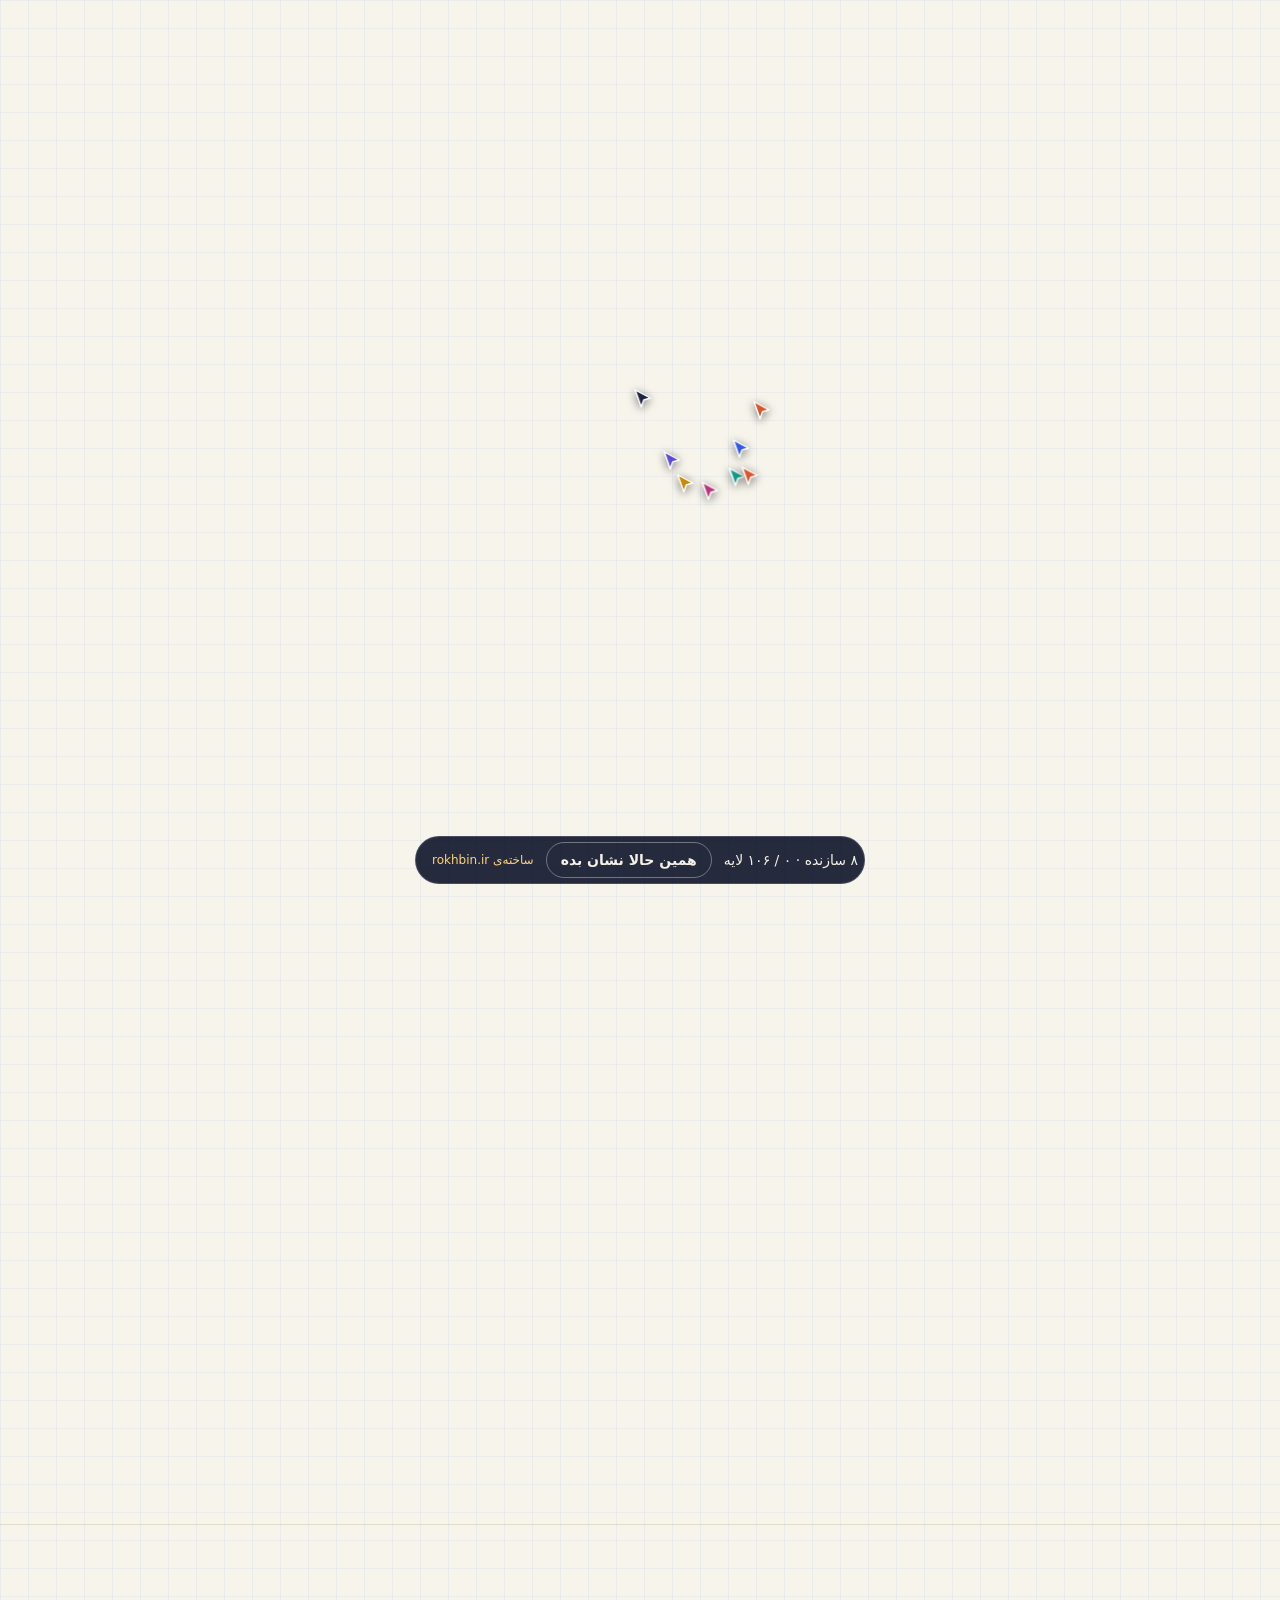
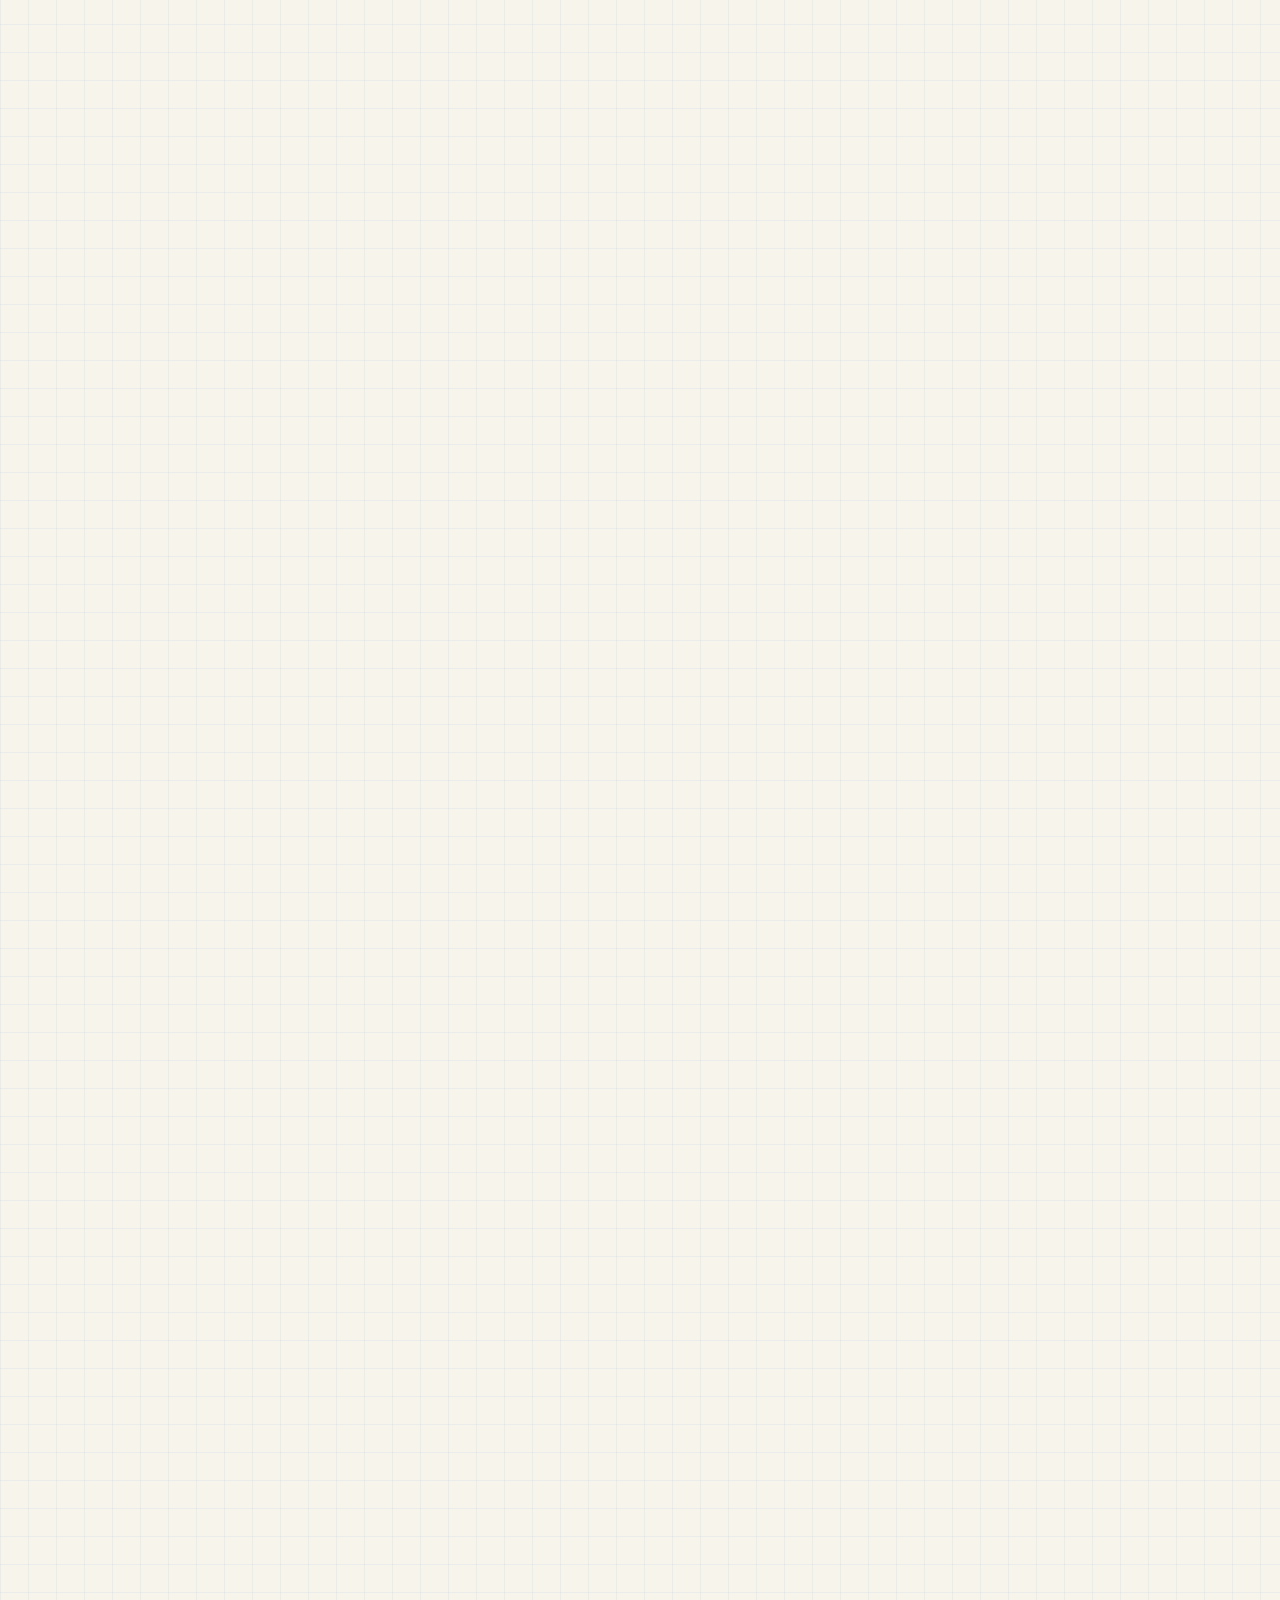
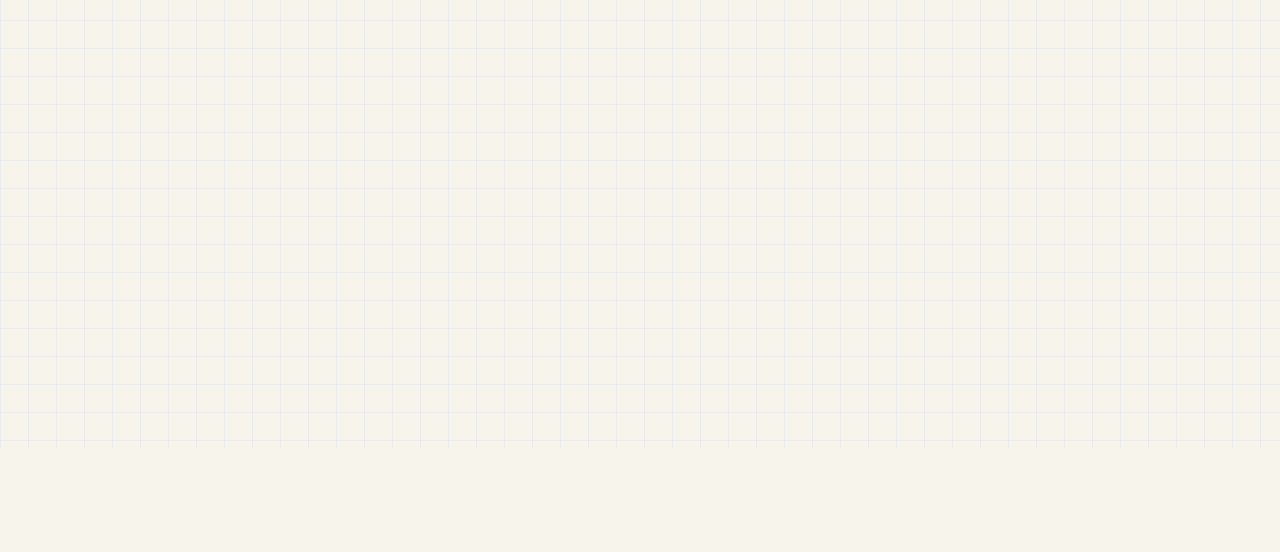
<file: index.html>
<!doctype html>
<html lang="en">
<head>
  <meta charset="utf-8">
  <title>banna</title>
  <meta http-equiv="refresh" content="0; url=demo/">
  <link rel="canonical" href="demo/">
</head>
<body>
  <p><a href="demo/">Open the banna demo</a></p>
</body>
</html>
</file>
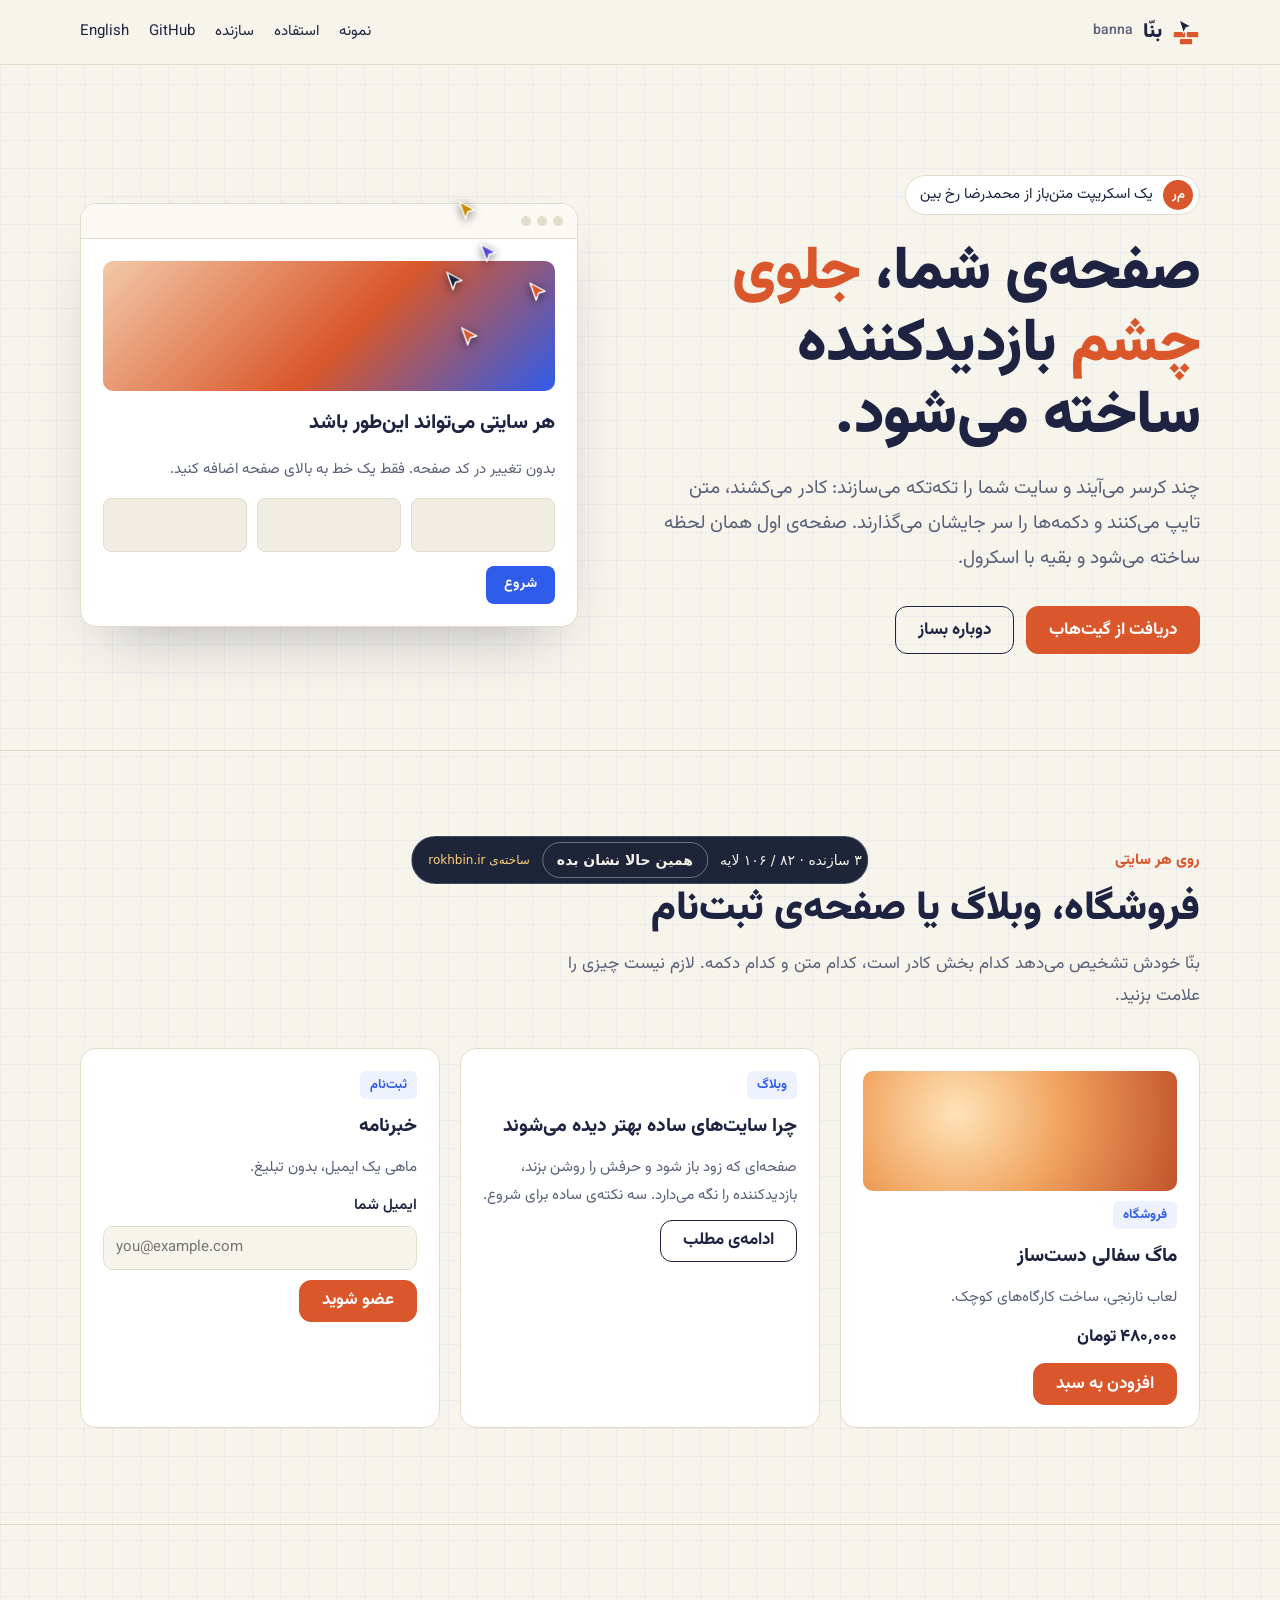
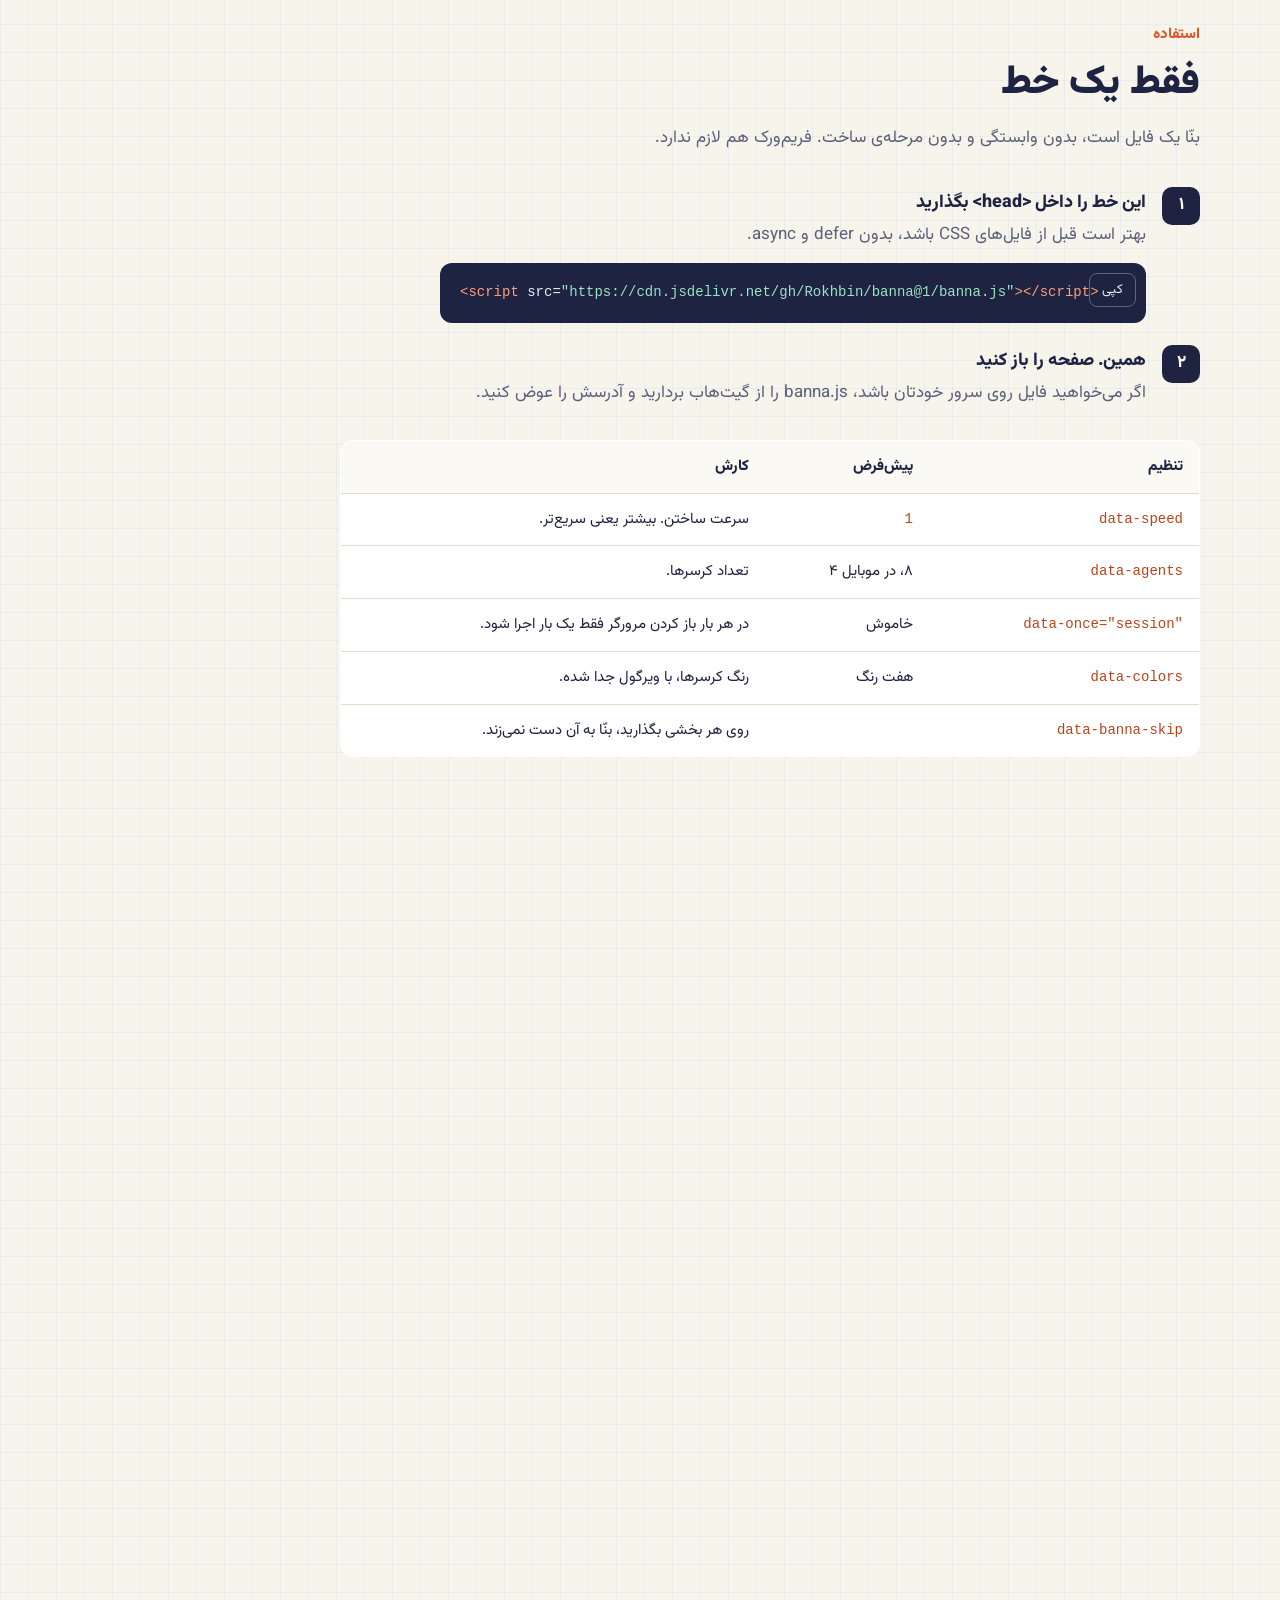
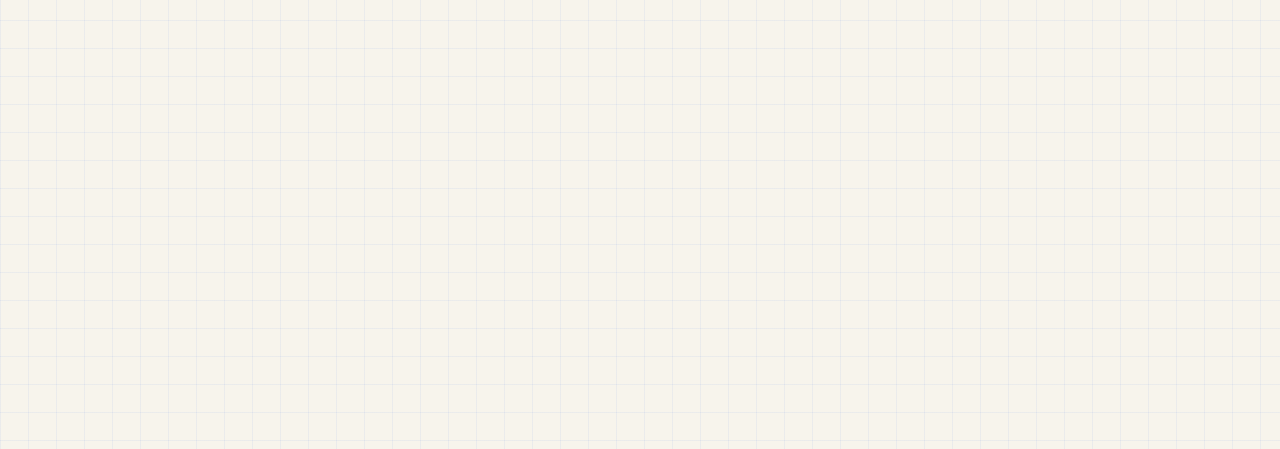
<file: demo/index.html>
<!doctype html>
<html lang="fa" dir="rtl">
<head>
  <meta charset="utf-8">
  <meta name="viewport" content="width=device-width, initial-scale=1">
  <meta name="theme-color" content="#F7F4EC">
  <title>بنّا | صفحه‌ی شما، جلوی چشم بازدیدکننده ساخته می‌شود</title>
  <meta name="description" content="بنّا یک اسکریپت متن‌باز از محمدرضا رخ بین است: چند کرسر صفحه‌ی سایت شما را جلوی چشم بازدیدکننده می‌سازند. یک فایل، بدون وابستگی.">
  <meta name="author" content="محمدرضا رخ بین">
  <link rel="icon" href="assets/favicon.svg" type="image/svg+xml">
  <link rel="alternate" hreflang="en" href="en/">
  <script src="../banna.js" data-colors="#D9572B,#2F5BEA,#0E9F8A,#B5387A,#C98A00,#5B4BD6,#1D2340"></script>
  <link rel="stylesheet" href="assets/demo.css">
  <script src="assets/demo.js" defer></script>
</head>
<body>
  <header class="top">
    <div class="wrap">
      <a class="brand" href="#"><img src="assets/favicon.svg" alt="" width="28" height="28">بنّا <small>banna</small></a>
      <nav class="nav" aria-label="منو">
        <a class="hide-phone" href="#anywhere">نمونه</a>
        <a class="hide-phone" href="#use">استفاده</a>
        <a class="hide-phone" href="#author">سازنده</a>
        <a href="https://github.com/Rokhbin/banna" rel="noopener">GitHub</a>
        <a href="en/" hreflang="en" lang="en">English</a>
      </nav>
    </div>
  </header>

  <main>
    <section class="hero">
      <div class="wrap">
        <div>
          <a class="byline" href="https://rokhbin.ir" rel="author"><b>م‌ر</b>یک اسکریپت متن‌باز از محمدرضا رخ بین</a>
          <h1>صفحه‌ی شما، <em>جلوی چشم</em> بازدیدکننده ساخته می‌شود.</h1>
          <p class="lead">چند کرسر می‌آیند و سایت شما را تکه‌تکه می‌سازند: کادر می‌کشند، متن تایپ می‌کنند و دکمه‌ها را سر جایشان می‌گذارند. صفحه‌ی اول همان لحظه ساخته می‌شود و بقیه با اسکرول.</p>
          <div class="actions">
            <a class="btn btn-solid" href="https://github.com/Rokhbin/banna" rel="noopener">دریافت از گیت‌هاب</a>
            <button class="btn" id="replay" type="button">دوباره بساز</button>
          </div>
        </div>
        <div class="mock" aria-hidden="true">
          <div class="mock-bar"><span></span><span></span><span></span></div>
          <div class="mock-body">
            <div class="mock-img"></div>
            <h3>هر سایتی می‌تواند این‌طور باشد</h3>
            <p>بدون تغییر در کد صفحه. فقط یک خط به بالای صفحه اضافه کنید.</p>
            <div class="mock-row"><div></div><div></div><div></div></div>
            <span class="mock-btn">شروع</span>
          </div>
        </div>
      </div>
    </section>

    <section class="section" id="anywhere">
      <div class="wrap">
        <p class="kicker">روی هر سایتی</p>
        <h2>فروشگاه، وبلاگ یا صفحه‌ی ثبت‌نام</h2>
        <p class="intro">بنّا خودش تشخیص می‌دهد کدام بخش کادر است، کدام متن و کدام دکمه. لازم نیست چیزی را علامت بزنید.</p>
        <div class="cards">
          <article class="card">
            <div class="product" role="img" aria-label="تصویر محصول"></div>
            <span class="tag">فروشگاه</span>
            <h3>ماگ سفالی دست‌ساز</h3>
            <p>لعاب نارنجی، ساخت کارگاه‌های کوچک.</p>
            <p class="price">۴۸۰٬۰۰۰ تومان</p>
            <button class="btn btn-solid" type="button">افزودن به سبد</button>
          </article>
          <article class="card">
            <span class="tag">وبلاگ</span>
            <h3>چرا سایت‌های ساده بهتر دیده می‌شوند</h3>
            <p>صفحه‌ای که زود باز شود و حرفش را روشن بزند، بازدیدکننده را نگه می‌دارد. سه نکته‌ی ساده برای شروع.</p>
            <a class="btn" href="#anywhere">ادامه‌ی مطلب</a>
          </article>
          <article class="card">
            <span class="tag">ثبت‌نام</span>
            <h3>خبرنامه</h3>
            <p>ماهی یک ایمیل، بدون تبلیغ.</p>
            <label class="field">ایمیل شما<input type="email" dir="ltr" placeholder="you@example.com" autocomplete="email"></label>
            <button class="btn btn-solid" type="button">عضو شوید</button>
          </article>
        </div>
      </div>
    </section>

    <section class="section" id="use">
      <div class="wrap">
        <p class="kicker">استفاده</p>
        <h2>فقط یک خط</h2>
        <p class="intro">بنّا یک فایل است، بدون وابستگی و بدون مرحله‌ی ساخت. فریم‌ورک هم لازم ندارد.</p>
        <ol class="steps">
          <li class="step">
            <span class="step-num">۱</span>
            <div>
              <h3>این خط را داخل &lt;head&gt; بگذارید</h3>
              <p>بهتر است قبل از فایل‌های CSS باشد، بدون defer و async.</p>
              <div class="code"><pre><code><span class="k">&lt;script</span> src=<span class="s">"https://cdn.jsdelivr.net/gh/Rokhbin/banna@1/banna.js"</span><span class="k">&gt;&lt;/script&gt;</span></code></pre><button class="copy" type="button" data-done="کپی شد" data-fail="کپی نشد">کپی</button></div>
            </div>
          </li>
          <li class="step">
            <span class="step-num">۲</span>
            <div>
              <h3>همین. صفحه را باز کنید</h3>
              <p>اگر می‌خواهید فایل روی سرور خودتان باشد، banna.js را از گیت‌هاب بردارید و آدرسش را عوض کنید.</p>
            </div>
          </li>
        </ol>

        <table class="options">
          <thead><tr><th>تنظیم</th><th>پیش‌فرض</th><th>کارش</th></tr></thead>
          <tbody>
            <tr><td><code>data-speed</code></td><td><code>1</code></td><td>سرعت ساختن. بیشتر یعنی سریع‌تر.</td></tr>
            <tr><td><code>data-agents</code></td><td>۸، در موبایل ۴</td><td>تعداد کرسرها.</td></tr>
            <tr><td><code>data-once="session"</code></td><td>خاموش</td><td>در هر بار باز کردن مرورگر فقط یک بار اجرا شود.</td></tr>
            <tr><td><code>data-colors</code></td><td>هفت رنگ</td><td>رنگ کرسرها، با ویرگول جدا شده.</td></tr>
            <tr><td><code>data-banna-skip</code></td><td></td><td>روی هر بخشی بگذارید، بنّا به آن دست نمی‌زند.</td></tr>
          </tbody>
        </table>
      </div>
    </section>

    <section class="section">
      <div class="wrap">
        <p class="kicker">با خیال راحت</p>
        <h2>چیزی را خراب نمی‌کند</h2>
        <div class="promises">
          <div class="promise"><h3>متن صفحه دست نمی‌خورد</h3><p>فقط پنهان و آشکار می‌کند. موتورهای جست‌وجو همه‌ی صفحه را می‌خوانند.</p></div>
          <div class="promise"><h3>چیزی جایی فرستاده نمی‌شود</h3><p>هیچ ردیاب و هیچ درخواستی به سایت دیگر ندارد.</p></div>
          <div class="promise"><h3>کسی منتظر نمی‌ماند</h3><p>با دکمه یا Esc رد می‌شود، و برای کسی که در تنظیماتش حرکت کمتر خواسته اجرا نمی‌شود.</p></div>
          <div class="promise"><h3>اگر خطا بدهد، صفحه سر جایش است</h3><p>هر مشکلی پیش بیاید، صفحه بی‌درنگ کامل نشان داده می‌شود.</p></div>
        </div>
      </div>
    </section>

    <section class="section" id="author">
      <div class="wrap">
        <p class="kicker">سازنده</p>
        <h2>چه کسی بنّا را ساخته؟</h2>
        <div class="author">
          <div class="monogram" aria-hidden="true">م‌ر</div>
          <div>
            <h3>محمدرضا رخ بین</h3>
            <p>برنامه‌نویس و کارشناس امنیت اطلاعات، با ۲۳ سال تجربه. بنّا را از صفر نوشتم تا هر کسی بتواند سایتش را جلوی چشم بازدیدکننده بسازد. استفاده از آن رایگان است.</p>
            <div class="author-links">
              <a class="main" href="https://rokhbin.ir" rel="author">rokhbin.ir</a>
              <a href="https://github.com/Rokhbin" rel="noopener">GitHub</a>
              <a href="https://www.instagram.com/rokhbin/" rel="noopener">Instagram</a>
            </div>
          </div>
        </div>
      </div>
    </section>
  </main>

  <footer class="foot">
    <div class="wrap">
      <span>بنّا، با مجوز MIT</span>
      <span>ساخته‌ی <a href="https://rokhbin.ir" rel="author">محمدرضا رخ بین</a></span>
    </div>
  </footer>
</body>
</html>
</file>
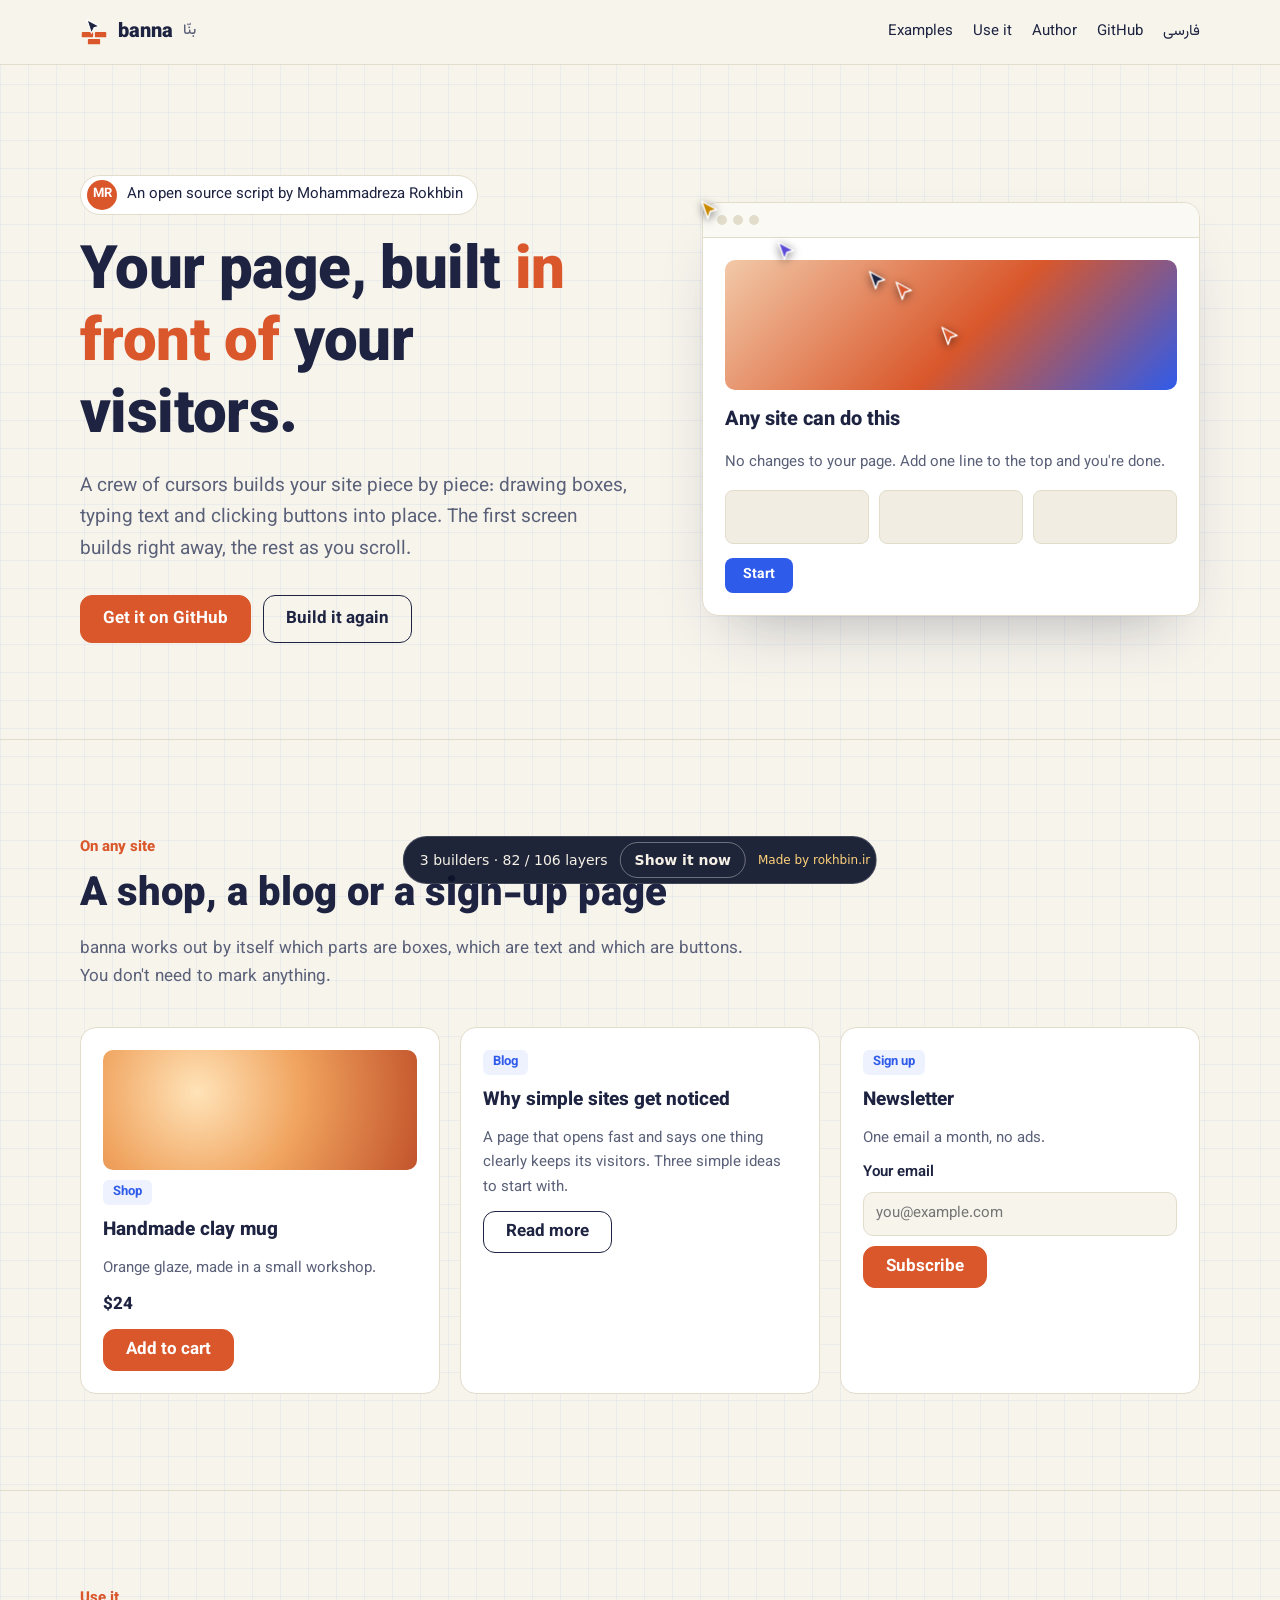
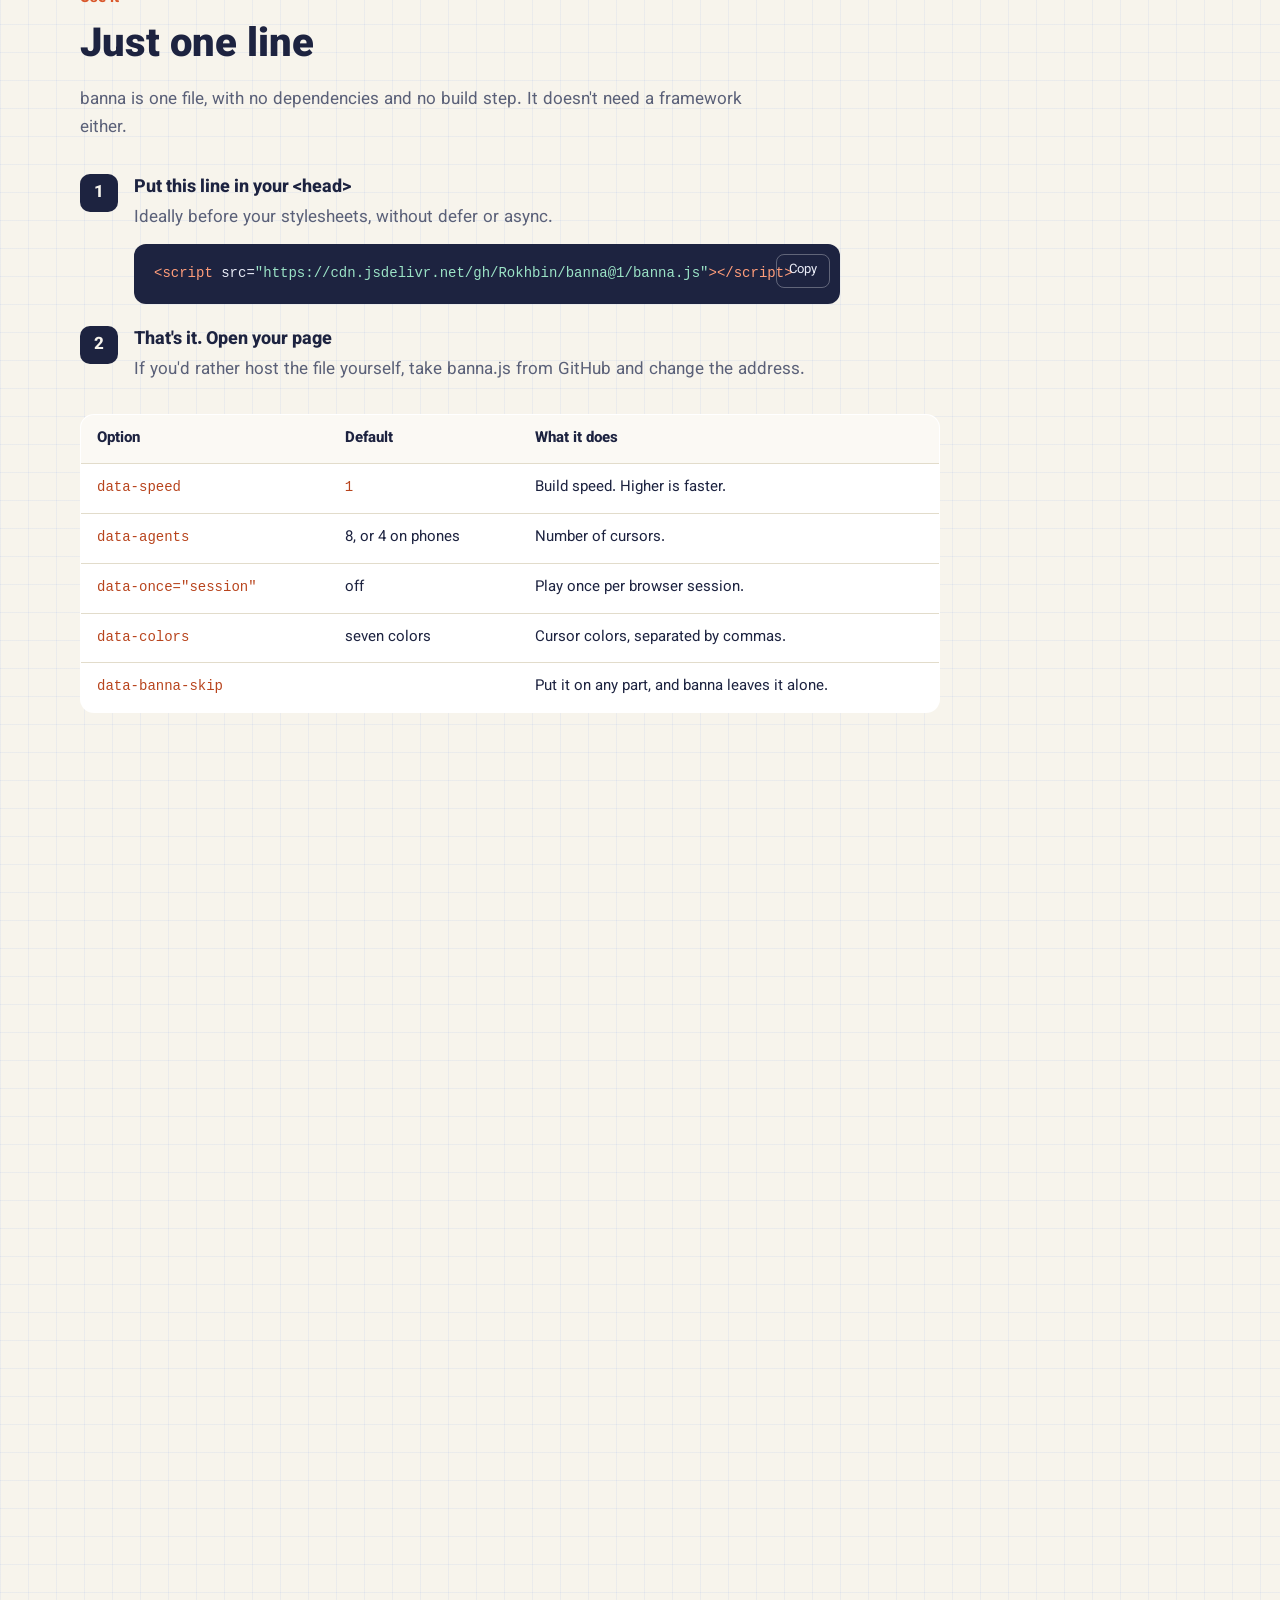
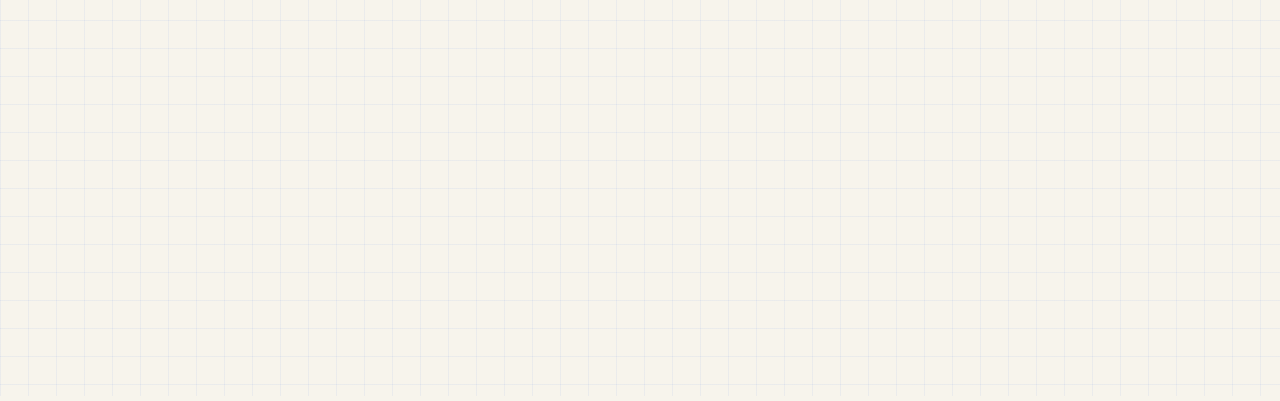
<file: demo/en/index.html>
<!doctype html>
<html lang="en" dir="ltr">
<head>
  <meta charset="utf-8">
  <meta name="viewport" content="width=device-width, initial-scale=1">
  <meta name="theme-color" content="#F7F4EC">
  <title>banna | Your page, built in front of your visitors</title>
  <meta name="description" content="banna is an open source script by Mohammadreza Rokhbin: a crew of cursors builds your page in front of your visitors. One file, no dependencies.">
  <meta name="author" content="Mohammadreza Rokhbin">
  <link rel="icon" href="../assets/favicon.svg" type="image/svg+xml">
  <link rel="alternate" hreflang="fa" href="../">
  <script src="../../banna.js" data-colors="#D9572B,#2F5BEA,#0E9F8A,#B5387A,#C98A00,#5B4BD6,#1D2340"></script>
  <link rel="stylesheet" href="../assets/demo.css">
  <script src="../assets/demo.js" defer></script>
</head>
<body>
  <header class="top">
    <div class="wrap">
      <a class="brand" href="#"><img src="../assets/favicon.svg" alt="" width="28" height="28">banna <small lang="fa">بنّا</small></a>
      <nav class="nav" aria-label="Menu">
        <a class="hide-phone" href="#anywhere">Examples</a>
        <a class="hide-phone" href="#use">Use it</a>
        <a class="hide-phone" href="#author">Author</a>
        <a href="https://github.com/Rokhbin/banna" rel="noopener">GitHub</a>
        <a href="../" hreflang="fa" lang="fa">فارسی</a>
      </nav>
    </div>
  </header>

  <main>
    <section class="hero">
      <div class="wrap">
        <div>
          <a class="byline" href="https://rokhbin.ir" rel="author"><b>MR</b>An open source script by Mohammadreza Rokhbin</a>
          <h1>Your page, built <em>in front of</em> your visitors.</h1>
          <p class="lead">A crew of cursors builds your site piece by piece: drawing boxes, typing text and clicking buttons into place. The first screen builds right away, the rest as you scroll.</p>
          <div class="actions">
            <a class="btn btn-solid" href="https://github.com/Rokhbin/banna" rel="noopener">Get it on GitHub</a>
            <button class="btn" id="replay" type="button">Build it again</button>
          </div>
        </div>
        <div class="mock" aria-hidden="true">
          <div class="mock-bar"><span></span><span></span><span></span></div>
          <div class="mock-body">
            <div class="mock-img"></div>
            <h3>Any site can do this</h3>
            <p>No changes to your page. Add one line to the top and you're done.</p>
            <div class="mock-row"><div></div><div></div><div></div></div>
            <span class="mock-btn">Start</span>
          </div>
        </div>
      </div>
    </section>

    <section class="section" id="anywhere">
      <div class="wrap">
        <p class="kicker">On any site</p>
        <h2>A shop, a blog or a sign-up page</h2>
        <p class="intro">banna works out by itself which parts are boxes, which are text and which are buttons. You don't need to mark anything.</p>
        <div class="cards">
          <article class="card">
            <div class="product" role="img" aria-label="Product photo"></div>
            <span class="tag">Shop</span>
            <h3>Handmade clay mug</h3>
            <p>Orange glaze, made in a small workshop.</p>
            <p class="price">$24</p>
            <button class="btn btn-solid" type="button">Add to cart</button>
          </article>
          <article class="card">
            <span class="tag">Blog</span>
            <h3>Why simple sites get noticed</h3>
            <p>A page that opens fast and says one thing clearly keeps its visitors. Three simple ideas to start with.</p>
            <a class="btn" href="#anywhere">Read more</a>
          </article>
          <article class="card">
            <span class="tag">Sign up</span>
            <h3>Newsletter</h3>
            <p>One email a month, no ads.</p>
            <label class="field">Your email<input type="email" placeholder="you@example.com" autocomplete="email"></label>
            <button class="btn btn-solid" type="button">Subscribe</button>
          </article>
        </div>
      </div>
    </section>

    <section class="section" id="use">
      <div class="wrap">
        <p class="kicker">Use it</p>
        <h2>Just one line</h2>
        <p class="intro">banna is one file, with no dependencies and no build step. It doesn't need a framework either.</p>
        <ol class="steps">
          <li class="step">
            <span class="step-num">1</span>
            <div>
              <h3>Put this line in your &lt;head&gt;</h3>
              <p>Ideally before your stylesheets, without defer or async.</p>
              <div class="code"><pre><code><span class="k">&lt;script</span> src=<span class="s">"https://cdn.jsdelivr.net/gh/Rokhbin/banna@1/banna.js"</span><span class="k">&gt;&lt;/script&gt;</span></code></pre><button class="copy" type="button" data-done="Copied" data-fail="Couldn't copy">Copy</button></div>
            </div>
          </li>
          <li class="step">
            <span class="step-num">2</span>
            <div>
              <h3>That's it. Open your page</h3>
              <p>If you'd rather host the file yourself, take banna.js from GitHub and change the address.</p>
            </div>
          </li>
        </ol>

        <table class="options">
          <thead><tr><th>Option</th><th>Default</th><th>What it does</th></tr></thead>
          <tbody>
            <tr><td><code>data-speed</code></td><td><code>1</code></td><td>Build speed. Higher is faster.</td></tr>
            <tr><td><code>data-agents</code></td><td>8, or 4 on phones</td><td>Number of cursors.</td></tr>
            <tr><td><code>data-once="session"</code></td><td>off</td><td>Play once per browser session.</td></tr>
            <tr><td><code>data-colors</code></td><td>seven colors</td><td>Cursor colors, separated by commas.</td></tr>
            <tr><td><code>data-banna-skip</code></td><td></td><td>Put it on any part, and banna leaves it alone.</td></tr>
          </tbody>
        </table>
      </div>
    </section>

    <section class="section">
      <div class="wrap">
        <p class="kicker">Safe to use</p>
        <h2>It doesn't break anything</h2>
        <div class="promises">
          <div class="promise"><h3>Your text is never rewritten</h3><p>It only hides and reveals. Search engines still read the whole page.</p></div>
          <div class="promise"><h3>Nothing is sent anywhere</h3><p>No trackers, and no requests to other sites.</p></div>
          <div class="promise"><h3>Nobody is kept waiting</h3><p>Visitors can skip with the button or Esc, and it never runs for people who ask for reduced motion.</p></div>
          <div class="promise"><h3>If it fails, your page is still there</h3><p>Whatever goes wrong, the page appears in full right away.</p></div>
        </div>
      </div>
    </section>

    <section class="section" id="author">
      <div class="wrap">
        <p class="kicker">Author</p>
        <h2>Who made banna?</h2>
        <div class="author">
          <div class="monogram" aria-hidden="true">MR</div>
          <div>
            <h3>Mohammadreza Rokhbin</h3>
            <p>Programmer and information security specialist, with 23 years of experience. I wrote banna from scratch so anyone can build their site in front of their visitors. It's free to use.</p>
            <div class="author-links">
              <a class="main" href="https://rokhbin.ir" rel="author">rokhbin.ir</a>
              <a href="https://github.com/Rokhbin" rel="noopener">GitHub</a>
              <a href="https://www.instagram.com/rokhbin/" rel="noopener">Instagram</a>
            </div>
          </div>
        </div>
      </div>
    </section>
  </main>

  <footer class="foot">
    <div class="wrap">
      <span>banna, MIT license</span>
      <span>Made by <a href="https://rokhbin.ir" rel="author">Mohammadreza Rokhbin</a></span>
    </div>
  </footer>
</body>
</html>
</file>
<file: demo/assets/demo.css>
@font-face { font-family: 'Vazirmatn Variable'; src: url(fonts/vazirmatn-arabic.woff2) format('woff2'); font-weight: 100 900; font-display: swap; unicode-range: U+0600-06FF,U+0750-077F,U+0870-088E,U+0890-0891,U+0897-08E1,U+08E3-08FF,U+200C-200E,U+2010-2011,U+204F,U+2E41,U+FB50-FDFF,U+FE70-FE74,U+FE76-FEFC; }
@font-face { font-family: 'Vazirmatn Variable'; src: url(fonts/vazirmatn-latin.woff2) format('woff2'); font-weight: 100 900; font-display: swap; unicode-range: U+0000-00FF,U+2000-206F,U+20AC,U+2122,U+2212; }

:root {
  --paper: #F7F4EC;
  --card: #FFFFFF;
  --ink: #1D2340;
  --soft: #5A6078;
  --line: #E2DCCB;
  --brick: #D9572B;
  --brick-dark: #B8441D;
  --blue: #2F5BEA;
  --code: #1D2340;
  --gutter: clamp(16px, 5vw, 64px);
  color-scheme: light;
}

*, *::before, *::after { box-sizing: border-box; }
html { background: var(--paper); scroll-behavior: smooth; scroll-padding-top: 80px; -webkit-text-size-adjust: 100%; }
body {
  margin: 0;
  color: var(--ink);
  font: 400 1.0625rem/1.85 'Vazirmatn Variable', system-ui, sans-serif;
  /* blueprint paper */
  background-color: var(--paper);
  background-image: linear-gradient(rgb(47 91 234 / .06) 1px, transparent 1px), linear-gradient(90deg, rgb(47 91 234 / .06) 1px, transparent 1px);
  background-size: 28px 28px;
  overflow-x: clip;
}
:root[lang='en'] body { line-height: 1.65; }
h1, h2, h3, p, ul, ol { margin: 0; padding: 0; }
ul, ol { list-style: none; }
a { color: var(--blue); }
code, pre { font-family: ui-monospace, 'SFMono-Regular', Menlo, Consolas, monospace; }
:focus-visible { outline: 3px solid var(--blue); outline-offset: 3px; }

.wrap { width: min(1120px, 100% - 2 * var(--gutter)); margin-inline: auto; }

/* header */
.top { position: sticky; top: 0; z-index: 10; background: rgb(247 244 236 / .9); backdrop-filter: blur(10px); -webkit-backdrop-filter: blur(10px); border-bottom: 1px solid var(--line); }
.top .wrap { display: flex; align-items: center; justify-content: space-between; gap: 16px; min-height: 64px; }
.brand { display: flex; align-items: center; gap: 10px; color: var(--ink); font-weight: 900; font-size: 1.25rem; text-decoration: none; }
.brand img { width: 28px; height: 28px; }
.brand small { color: var(--soft); font-weight: 500; font-size: .875rem; }
.nav { display: flex; align-items: center; gap: 4px 20px; flex-wrap: wrap; }
.nav a { color: var(--ink); text-decoration: none; font-size: .9375rem; }
.nav a:hover { color: var(--brick); }
@media (max-width: 700px) { .nav .hide-phone { display: none; } }

/* hero */
.hero { padding-block: clamp(48px, 9vw, 110px) clamp(48px, 8vw, 96px); }
.hero .wrap { display: grid; grid-template-columns: 1.05fr .95fr; gap: clamp(32px, 6vw, 72px); align-items: center; }
@media (max-width: 900px) { .hero .wrap { grid-template-columns: 1fr; } }
.byline { display: inline-flex; align-items: center; gap: 10px; padding: 4px 14px 4px 6px; background: var(--card); border: 1px solid var(--line); border-radius: 999px; font-size: .9375rem; color: var(--ink); text-decoration: none; }
:root[dir='rtl'] .byline { padding: 4px 6px 4px 14px; }
.byline b { display: grid; place-items: center; width: 30px; height: 30px; border-radius: 50%; background: var(--brick); color: #fff; font-size: .8125rem; }
.byline:hover { border-color: var(--brick); }
h1 { margin-block: 22px 18px; font-size: clamp(2.25rem, 5vw, 3.75rem); line-height: 1.2; font-weight: 900; letter-spacing: -.01em; }
h1 em { font-style: normal; color: var(--brick); }
.lead { color: var(--soft); font-size: 1.1875rem; max-width: 34em; }
.actions { display: flex; flex-wrap: wrap; gap: 12px; margin-block-start: 30px; }
.btn { display: inline-flex; align-items: center; justify-content: center; gap: 8px; min-height: 48px; padding: 0 22px; border-radius: 12px; border: 1.5px solid var(--ink); background: transparent; color: var(--ink); font: inherit; font-weight: 700; text-decoration: none; cursor: pointer; }
.btn:hover { background: var(--ink); color: var(--paper); }
.btn-solid { background: var(--brick); border-color: var(--brick); color: #fff; }
.btn-solid:hover { background: var(--brick-dark); border-color: var(--brick-dark); color: #fff; }

/* the little site in the hero */
.mock { background: var(--card); border: 1px solid var(--line); border-radius: 16px; box-shadow: 0 30px 60px -30px rgb(29 35 64 / .35); overflow: hidden; }
.mock-bar { display: flex; gap: 6px; padding: 12px 14px; border-bottom: 1px solid var(--line); background: #FBF9F4; }
.mock-bar span { width: 10px; height: 10px; border-radius: 50%; background: var(--line); }
.mock-body { display: grid; gap: 14px; padding: 22px; }
.mock-img { height: 130px; border-radius: 10px; background: linear-gradient(135deg, #F2C9A8, #D9572B 55%, #2F5BEA); }
.mock-body h3 { font-size: 1.25rem; font-weight: 800; }
.mock-body p { color: var(--soft); font-size: .9375rem; }
.mock-row { display: grid; grid-template-columns: 1fr 1fr 1fr; gap: 10px; }
.mock-row div { height: 54px; border-radius: 8px; background: #F1EDE2; border: 1px solid var(--line); }
.mock-btn { justify-self: start; padding: 6px 18px; border-radius: 8px; background: var(--blue); color: #fff; font-size: .875rem; font-weight: 700; }

/* sections */
.section { padding-block: clamp(56px, 8vw, 96px); border-top: 1px solid var(--line); }
.kicker { color: var(--brick); font-weight: 800; font-size: .9375rem; }
h2 { margin-block: 8px 14px; font-size: clamp(1.75rem, 3.4vw, 2.5rem); line-height: 1.3; font-weight: 900; }
.intro { color: var(--soft); max-width: 40em; }

.cards { display: grid; grid-template-columns: repeat(3, 1fr); gap: 20px; margin-block-start: 36px; }
@media (max-width: 900px) { .cards { grid-template-columns: 1fr; } }
.card { display: grid; align-content: start; gap: 10px; padding: 22px; background: var(--card); border: 1px solid var(--line); border-radius: 16px; }
.card .tag { justify-self: start; padding: 2px 10px; border-radius: 6px; background: #EEF2FE; color: var(--blue); font-size: .8125rem; font-weight: 700; }
.card h3 { font-size: 1.1875rem; font-weight: 800; }
.card p { color: var(--soft); font-size: .9375rem; }
.product { height: 120px; border-radius: 10px; background: radial-gradient(circle at 30% 35%, #FFE3B8, #F0A35E 45%, #C2532B); }
.price { color: var(--ink) !important; font-weight: 800; font-size: 1.0625rem !important; }
.card .btn { min-height: 42px; justify-self: start; }
.field { display: grid; gap: 6px; font-size: .9375rem; font-weight: 600; }
.field input { min-height: 44px; padding: 0 12px; border: 1.5px solid var(--line); border-radius: 10px; background: var(--paper); color: var(--ink); font: inherit; font-weight: 400; }
.field input:focus { border-color: var(--blue); outline: none; }

/* use */
.steps { display: grid; gap: 22px; margin-block-start: 32px; max-width: 760px; }
.step { display: grid; grid-template-columns: auto minmax(0, 1fr); gap: 16px; align-items: start; }
.step-num { display: grid; place-items: center; width: 38px; height: 38px; border-radius: 10px; background: var(--ink); color: var(--paper); font-weight: 800; }
.step h3 { font-size: 1.125rem; font-weight: 800; }
.step p { color: var(--soft); }
.code { position: relative; margin-block-start: 12px; }
.code pre { margin: 0; padding: 18px 20px; padding-inline-end: 96px; overflow-x: auto; background: var(--code); color: #E9ECF7; border-radius: 12px; font-size: .875rem; line-height: 1.7; direction: ltr; text-align: left; }
.code pre .k { color: #FF9D7A; }
.code pre .s { color: #9BE3C6; }
.copy { position: absolute; top: 10px; inset-inline-end: 10px; min-height: 34px; padding: 0 12px; border: 1px solid rgb(255 255 255 / .3); border-radius: 8px; background: transparent; color: #E9ECF7; font: inherit; font-size: .8125rem; cursor: pointer; }
:root[dir='rtl'] .code .copy { inset-inline-end: auto; right: 10px; }
.copy:hover { border-color: #fff; }

.options { width: 100%; max-width: 860px; margin-block-start: 30px; border-collapse: collapse; background: var(--card); border: 1px solid var(--line); border-radius: 14px; overflow: hidden; font-size: .9375rem; }
.options th, .options td { padding: 12px 16px; text-align: start; border-bottom: 1px solid var(--line); vertical-align: top; }
.options tr:last-child td { border-bottom: 0; }
.options th { background: #FBF9F4; font-weight: 800; }
.options code { direction: ltr; unicode-bidi: isolate; color: var(--brick-dark); font-size: .875rem; white-space: nowrap; }
@media (max-width: 600px) { .options th:nth-child(2), .options td:nth-child(2) { display: none; } }

.promises { display: grid; grid-template-columns: repeat(2, 1fr); gap: 16px; margin-block-start: 32px; }
@media (max-width: 700px) { .promises { grid-template-columns: 1fr; } }
.promise { padding: 20px 22px; background: var(--card); border: 1px solid var(--line); border-inline-start: 4px solid var(--brick); border-radius: 12px; }
.promise h3 { font-size: 1.0625rem; font-weight: 800; }
.promise p { color: var(--soft); font-size: .9375rem; }

/* author */
.author { display: grid; grid-template-columns: auto 1fr; gap: 28px; align-items: center; margin-block-start: 30px; padding: clamp(22px, 4vw, 36px); background: var(--ink); color: var(--paper); border-radius: 20px; }
@media (max-width: 640px) { .author { grid-template-columns: 1fr; } }
.monogram { display: grid; place-items: center; width: 96px; height: 96px; border-radius: 24px; background: var(--brick); color: #fff; font-size: 2rem; font-weight: 900; }
.author h3 { font-size: 1.5rem; font-weight: 900; }
.author p { color: #C9CEDF; margin-block-start: 6px; max-width: 36em; }
.author-links { display: flex; flex-wrap: wrap; gap: 10px; margin-block-start: 16px; }
.author-links a { display: inline-flex; align-items: center; min-height: 40px; padding: 0 16px; border: 1px solid rgb(255 255 255 / .28); border-radius: 10px; color: #fff; text-decoration: none; font-size: .9375rem; }
.author-links a:hover { border-color: #FF9D7A; color: #FFB89E; }
.author-links .main { background: var(--brick); border-color: var(--brick); }
.author-links .main:hover { background: var(--brick-dark); color: #fff; }

.foot { padding-block: 28px; border-top: 1px solid var(--line); color: var(--soft); font-size: .9375rem; }
.foot .wrap { display: flex; flex-wrap: wrap; justify-content: space-between; gap: 8px 24px; }
.foot a { color: var(--ink); }

@media (prefers-reduced-motion: reduce) { html { scroll-behavior: auto; } }
</file>
